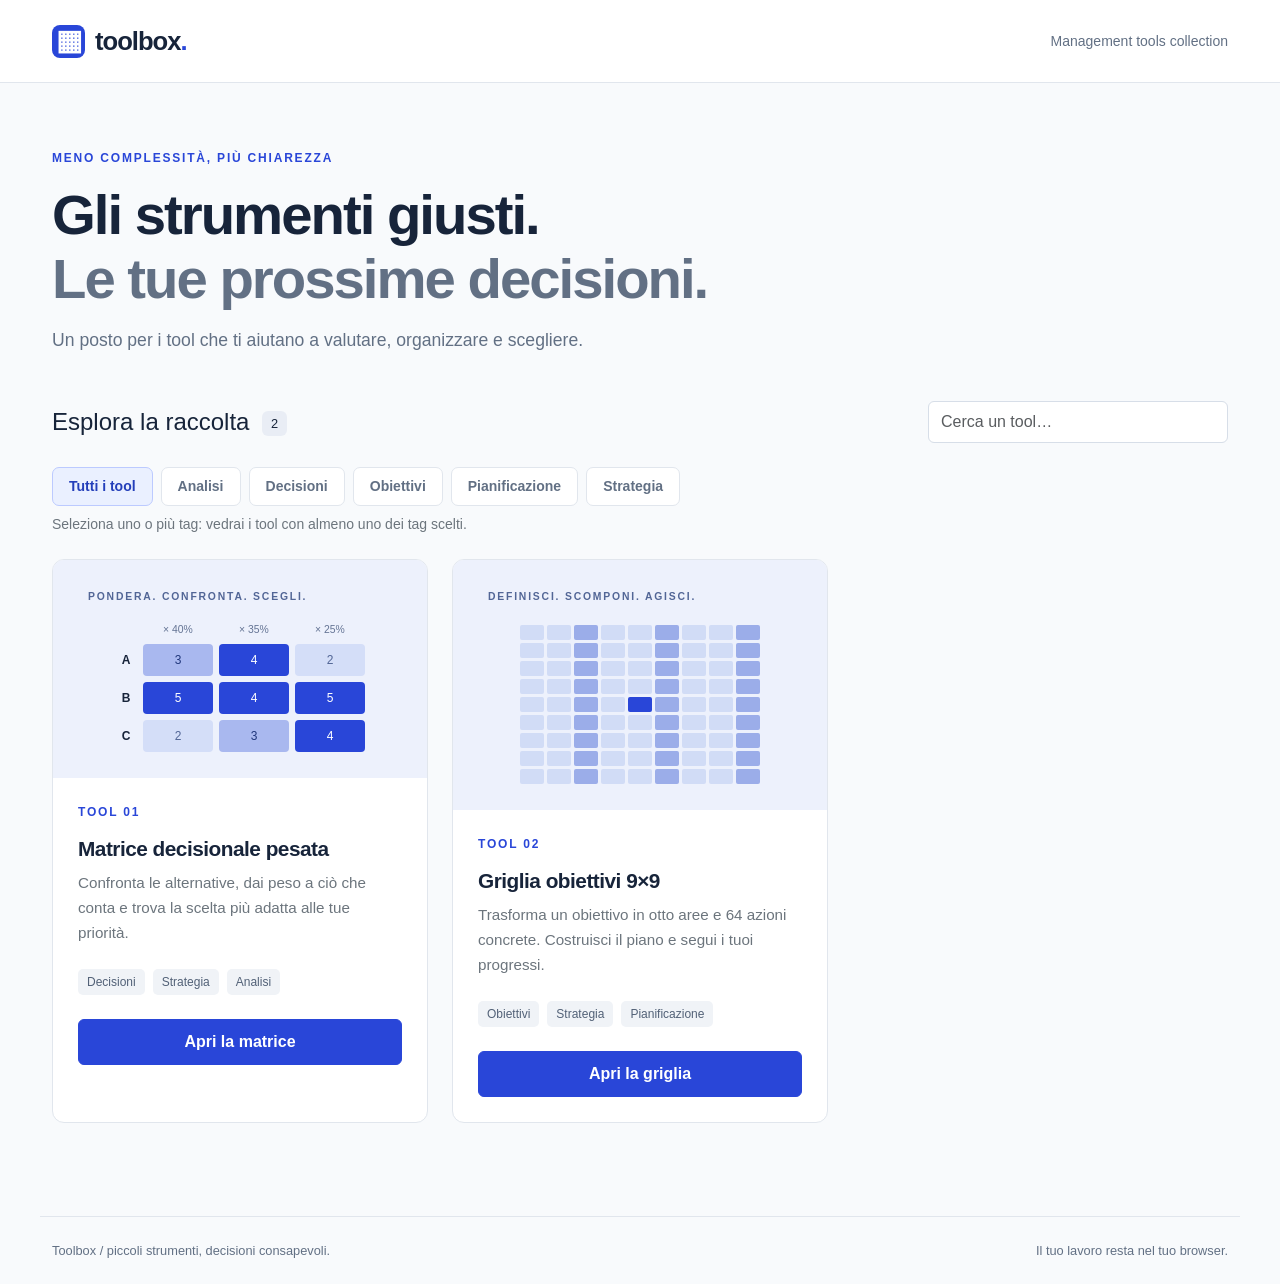
<file: index.html>
<!doctype html>
<html lang="it">
<head>
  <meta charset="utf-8"><meta name="viewport" content="width=device-width, initial-scale=1">
  <title>Toolbox — Strumenti per decidere</title>
  <meta name="description" content="Una raccolta di strumenti pratici per gestire progetti e prendere decisioni. Filtra per tag e trova il tool adatto.">
  <link rel="icon" href="assets/favicon.svg" type="image/svg+xml">
  <link href="https://cdn.jsdelivr.net/npm/bootstrap@5.3.8/dist/css/bootstrap.min.css" rel="stylesheet" integrity="sha384-sRIl4kxILFvY47J16cr9ZwB07vP4J8+LH7qKQnuqkuIAvNWLzeN8tE5YBujZqJLB" crossorigin="anonymous">
  <link href="assets/css/style.css?v=3" rel="stylesheet">
  <script src="assets/js/catalog.js?v=3" defer></script>
<link href="assets/css/goal-grid.css?v=1" rel="stylesheet">
</head>
<body>
<a class="skip-link" href="#main">Vai al contenuto</a>
<header class="site-header"><div class="container d-flex align-items-center justify-content-between"><a class="brand" href="./"><span class="brand-mark" aria-hidden="true">▦</span> toolbox<span class="brand-dot">.</span></a><span class="header-note">Management tools collection</span></div></header>
<main id="main" class="container py-5">
  <div class="intro"><p class="eyebrow">MENO COMPLESSITÀ, PIÙ CHIAREZZA</p><h1>Gli strumenti giusti.<br><span>Le tue prossime decisioni.</span></h1><p class="lead mt-3">Un posto per i tool che ti aiutano a valutare, organizzare e scegliere.</p></div>
  <section class="mt-5" aria-labelledby="collection-title">
    <div class="d-flex flex-wrap justify-content-between gap-3 align-items-center mb-4"><h2 id="collection-title" class="h4 mb-0">Esplora la raccolta <span class="count-badge" id="total-count">2</span></h2><div class="search-wrap"><label class="visually-hidden" for="search">Cerca un tool</label><input id="search" type="search" class="form-control" placeholder="Cerca un tool…"></div></div>
    <div class="d-flex flex-wrap gap-2 mb-2" id="filters" role="group" aria-label="Filtra per tag"></div>
    <p class="small text-secondary mb-4">Seleziona uno o più tag: vedrai i tool con almeno uno dei tag scelti.</p>
    <p id="result-count" class="visually-hidden" aria-live="polite"></p>
    <div id="tools" class="row g-4"></div>
    <div id="empty" class="empty-state" hidden><h3 class="h5">Nessun tool trovato</h3><p>Prova un altro termine o rimuovi i filtri.</p><button id="clear" class="btn btn-outline-dark">Azzera ricerca e filtri</button></div>
  </section>
  <noscript><div class="alert alert-info mt-4">Attiva JavaScript per filtrare la raccolta e usare la matrice. <a href="tools/decision-matrix/">Apri la matrice decisionale</a> oppure <a href="tools/goal-grid/">la griglia obiettivi 9×9</a>.</div></noscript>
</main>
<footer class="container site-footer"><span>Toolbox / piccoli strumenti, decisioni consapevoli.</span><span>Il tuo lavoro resta nel tuo browser.</span></footer>
</body></html>
</file>
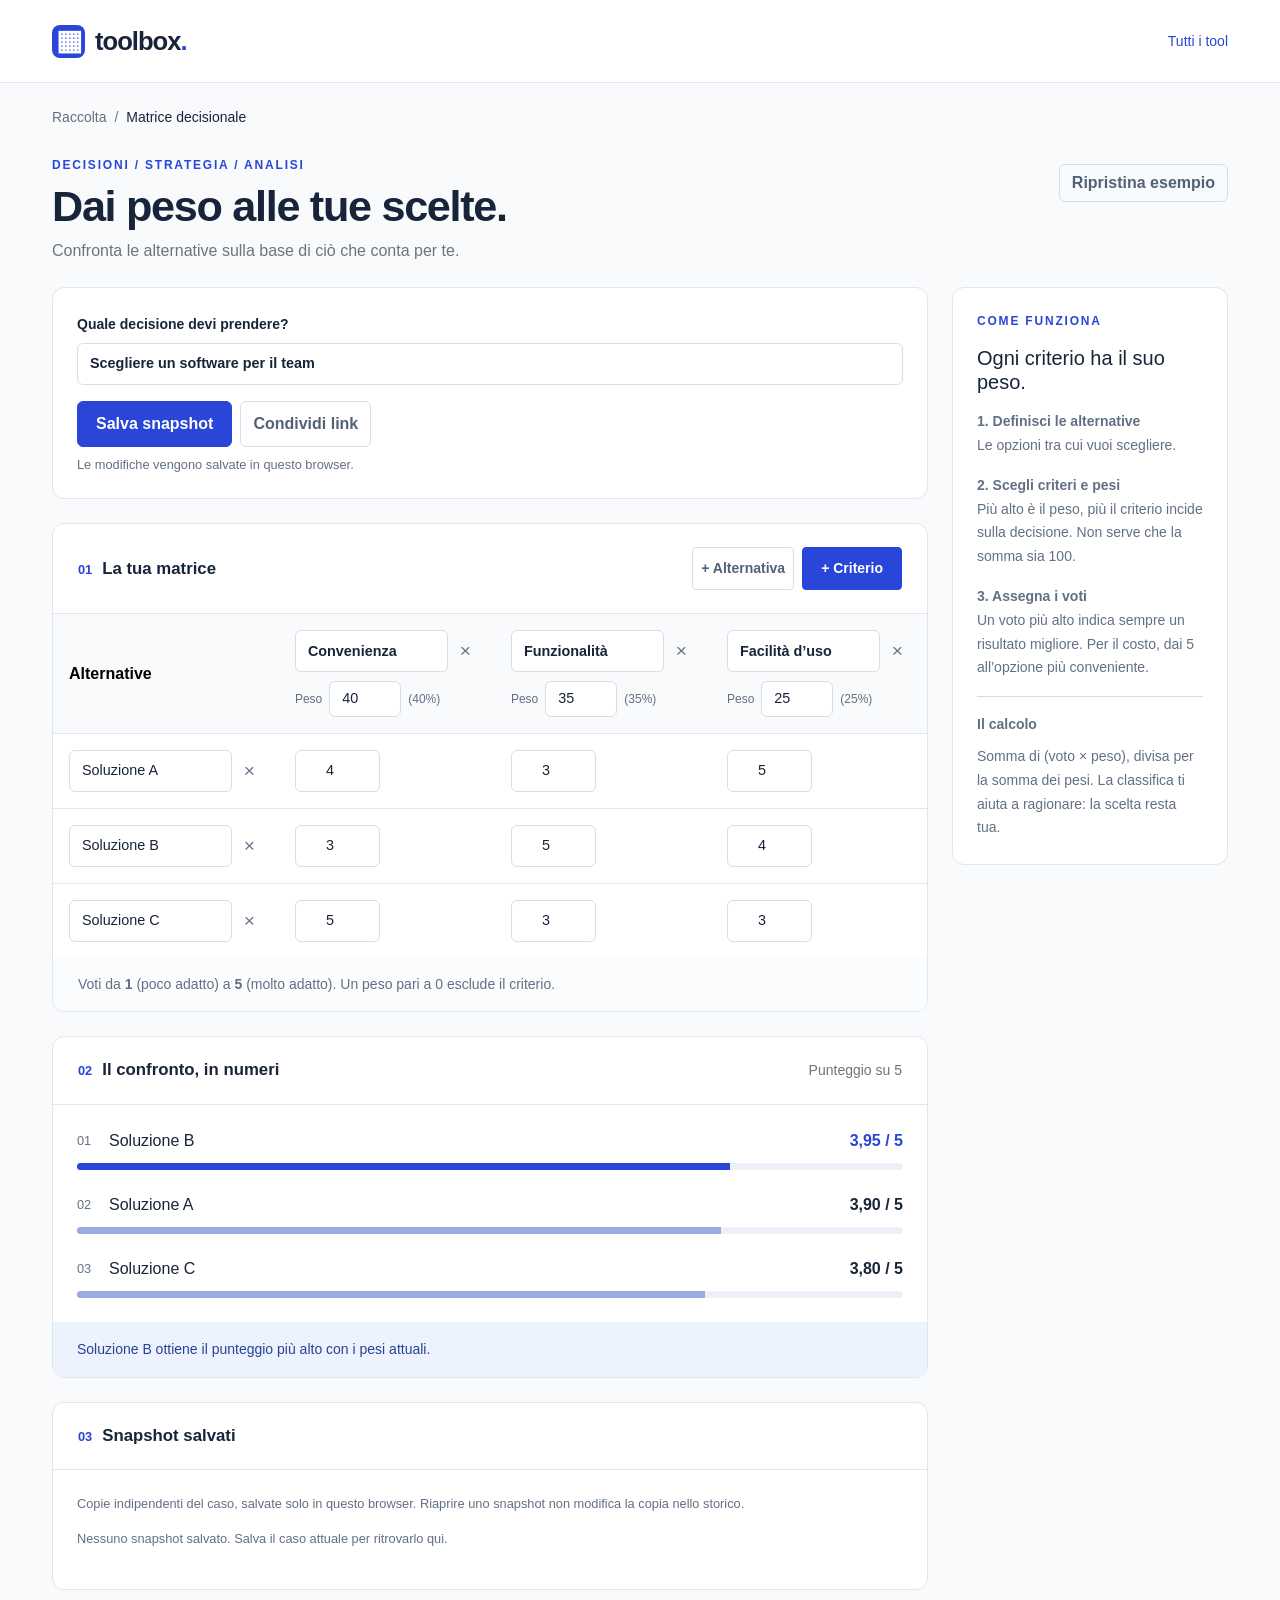
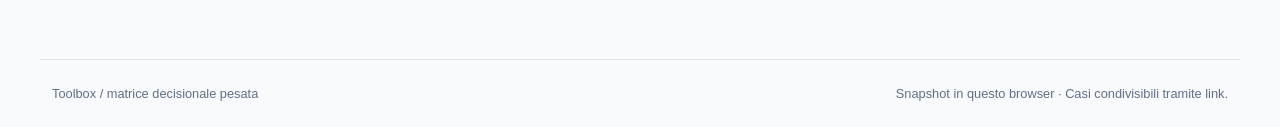
<file: tools/decision-matrix/index.html>
<!doctype html><html lang="it"><head>
<meta charset="utf-8"><meta name="viewport" content="width=device-width, initial-scale=1">
<title>Matrice decisionale pesata — Toolbox</title><meta name="description" content="Confronta alternative con criteri pesati e una classifica calcolata in tempo reale.">
<link rel="icon" href="../../assets/favicon.svg" type="image/svg+xml">
<link href="https://cdn.jsdelivr.net/npm/bootstrap@5.3.8/dist/css/bootstrap.min.css" rel="stylesheet" integrity="sha384-sRIl4kxILFvY47J16cr9ZwB07vP4J8+LH7qKQnuqkuIAvNWLzeN8tE5YBujZqJLB" crossorigin="anonymous">
<link href="../../assets/css/style.css?v=2" rel="stylesheet"><script src="../../assets/js/matrix-core.js?v=2" defer></script><script src="../../assets/js/matrix-storage.js?v=2" defer></script><script src="../../assets/js/matrix.js?v=2" defer></script>
</head><body>
<a class="skip-link" href="#main">Vai al contenuto</a>
<header class="site-header"><div class="container d-flex align-items-center justify-content-between"><a class="brand" href="../../"><span class="brand-mark" aria-hidden="true">▦</span> toolbox<span class="brand-dot">.</span></a><a class="small text-decoration-none" href="../../">Tutti i tool</a></div></header>
<main id="main" class="container py-4">
<nav class="breadcrumb-line" aria-label="Percorso"><a href="../../">Raccolta</a><span class="mx-2 text-secondary">/</span><span>Matrice decisionale</span></nav>
<div class="d-flex flex-wrap justify-content-between align-items-start gap-3 mb-4"><div><p class="eyebrow mb-2">DECISIONI / STRATEGIA / ANALISI</p><h1 class="page-title">Dai peso alle tue scelte.</h1><p class="text-secondary mb-0">Confronta le alternative sulla base di ciò che conta per te.</p></div><button id="reset" class="btn btn-outline-secondary mt-2" type="button">Ripristina esempio</button></div>
<noscript><div class="alert alert-warning">Per utilizzare la matrice è necessario attivare JavaScript.</div></noscript>
<div class="row g-4"><div class="col-lg-9">
<section class="panel mb-4"><div class="p-4"><label for="decision-name" class="small-label mb-2">Quale decisione devi prendere?</label><input id="decision-name" class="form-control decision-name" maxlength="150" placeholder="Es. Scegliere un software per il team"><div class="d-flex flex-wrap gap-2 mt-3"><button id="save-snapshot" class="btn btn-primary" type="button" disabled>Salva snapshot</button><button id="share-case" class="btn btn-outline-secondary" type="button">Condividi link</button></div><p id="case-status" class="status-text mt-2 mb-0" role="status"></p><div id="share-panel" class="mt-3" hidden><label for="share-url" class="small-label mb-2">Link del caso attuale</label><div class="d-flex gap-2"><input id="share-url" class="form-control" type="text" readonly><button id="copy-link" class="btn btn-outline-secondary" type="button">Copia</button></div><p class="status-text mt-2 mb-0">Il link contiene titolo, alternative, criteri, pesi e voti. Chi lo riceve può aprire e modificare una propria copia.</p></div><p id="save-status" class="status-text mt-2 mb-0" role="status">Le modifiche vengono salvate in questo browser.</p></div></section>
<section class="panel" aria-labelledby="matrix-title"><div class="panel-heading"><h2 id="matrix-title"><span class="step">01</span>La tua matrice</h2><div class="d-flex flex-wrap gap-2"><button id="add-option" class="btn btn-sm btn-outline-secondary">+ Alternativa</button><button id="add-criterion" class="btn btn-sm btn-primary">+ Criterio</button></div></div><div class="matrix-scroll" tabindex="0" role="region" aria-label="Matrice modificabile, scorrimento orizzontale"><table class="table matrix-table"><caption class="visually-hidden">Alternative per riga e criteri per colonna. Modifica nomi, pesi e voti.</caption><thead id="matrix-head"></thead><tbody id="matrix-body"></tbody></table></div><div class="table-note">Voti da <strong>1</strong> (poco adatto) a <strong>5</strong> (molto adatto). Un peso pari a 0 esclude il criterio.</div></section>
<div id="validation" class="alert alert-warning mt-3" role="status" hidden></div>
<section class="panel mt-4" aria-labelledby="ranking-title"><div class="panel-heading"><h2 id="ranking-title"><span class="step">02</span>Il confronto, in numeri</h2><span class="small text-secondary">Punteggio su 5</span></div><div id="ranking" class="results" aria-live="polite" aria-atomic="true"></div><div id="summary" class="result-summary"></div></section>
<section class="panel mt-4" aria-labelledby="history-title"><div class="panel-heading"><h2 id="history-title"><span class="step">03</span>Snapshot salvati</h2></div><div class="p-4"><p class="status-text">Copie indipendenti del caso, salvate solo in questo browser. Riaprire uno snapshot non modifica la copia nello storico.</p><p id="history-status" class="status-text" role="status">Caricamento dello storico…</p><ul id="snapshot-list" class="snapshot-list"></ul></div></section></div><aside class="col-lg-3"><div class="panel p-4"><p class="eyebrow mb-3">COME FUNZIONA</p><h2 class="h5 mb-3">Ogni criterio ha il suo peso.</h2><div class="help-copy"><p><strong>1. Definisci le alternative</strong><br>Le opzioni tra cui vuoi scegliere.</p><p><strong>2. Scegli criteri e pesi</strong><br>Più alto è il peso, più il criterio incide sulla decisione. Non serve che la somma sia 100.</p><p><strong>3. Assegna i voti</strong><br>Un voto più alto indica sempre un risultato migliore. Per il costo, dai 5 all’opzione più conveniente.</p><hr><p class="mb-2"><strong>Il calcolo</strong></p><p class="mb-0">Somma di (voto × peso), divisa per la somma dei pesi. La classifica ti aiuta a ragionare: la scelta resta tua.</p></div></div></aside></div>
</main><footer class="container site-footer"><span>Toolbox / matrice decisionale pesata</span><span>Snapshot in questo browser · Casi condivisibili tramite link.</span></footer>
</body></html>
</file>
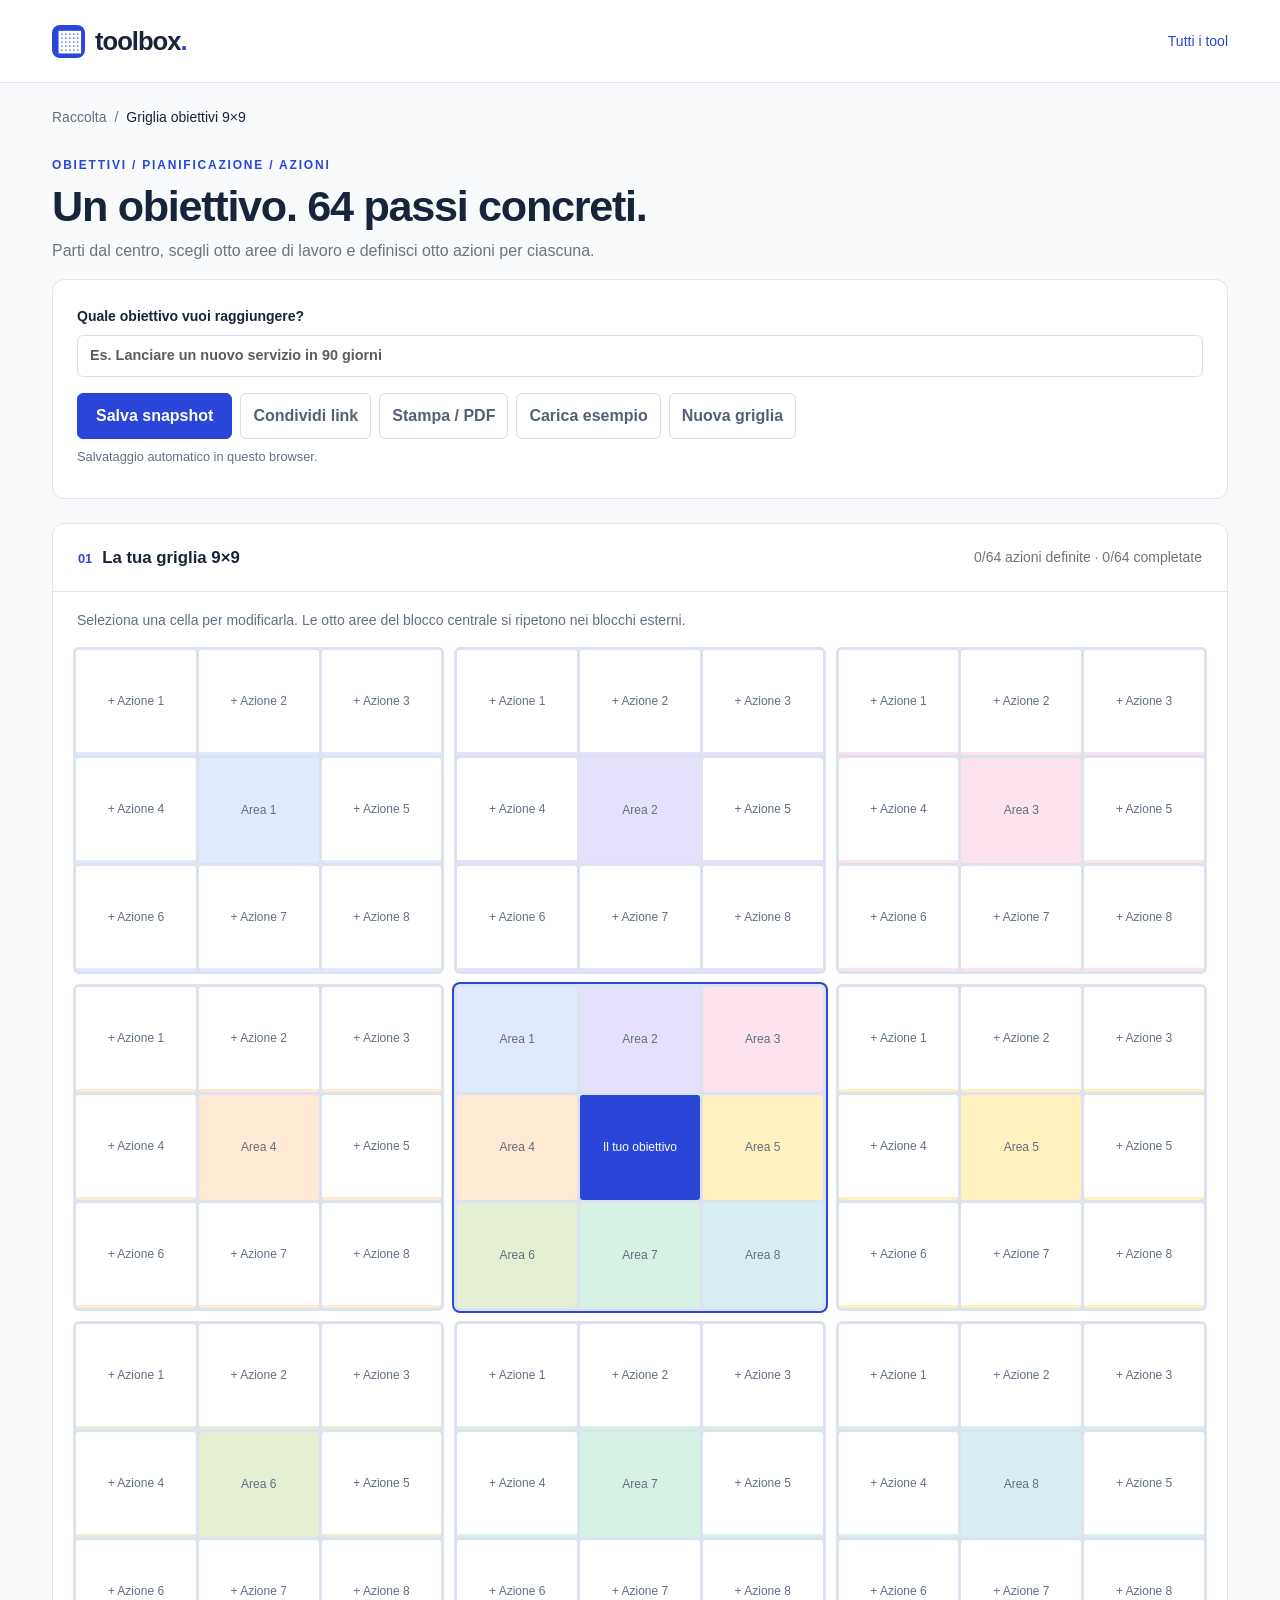
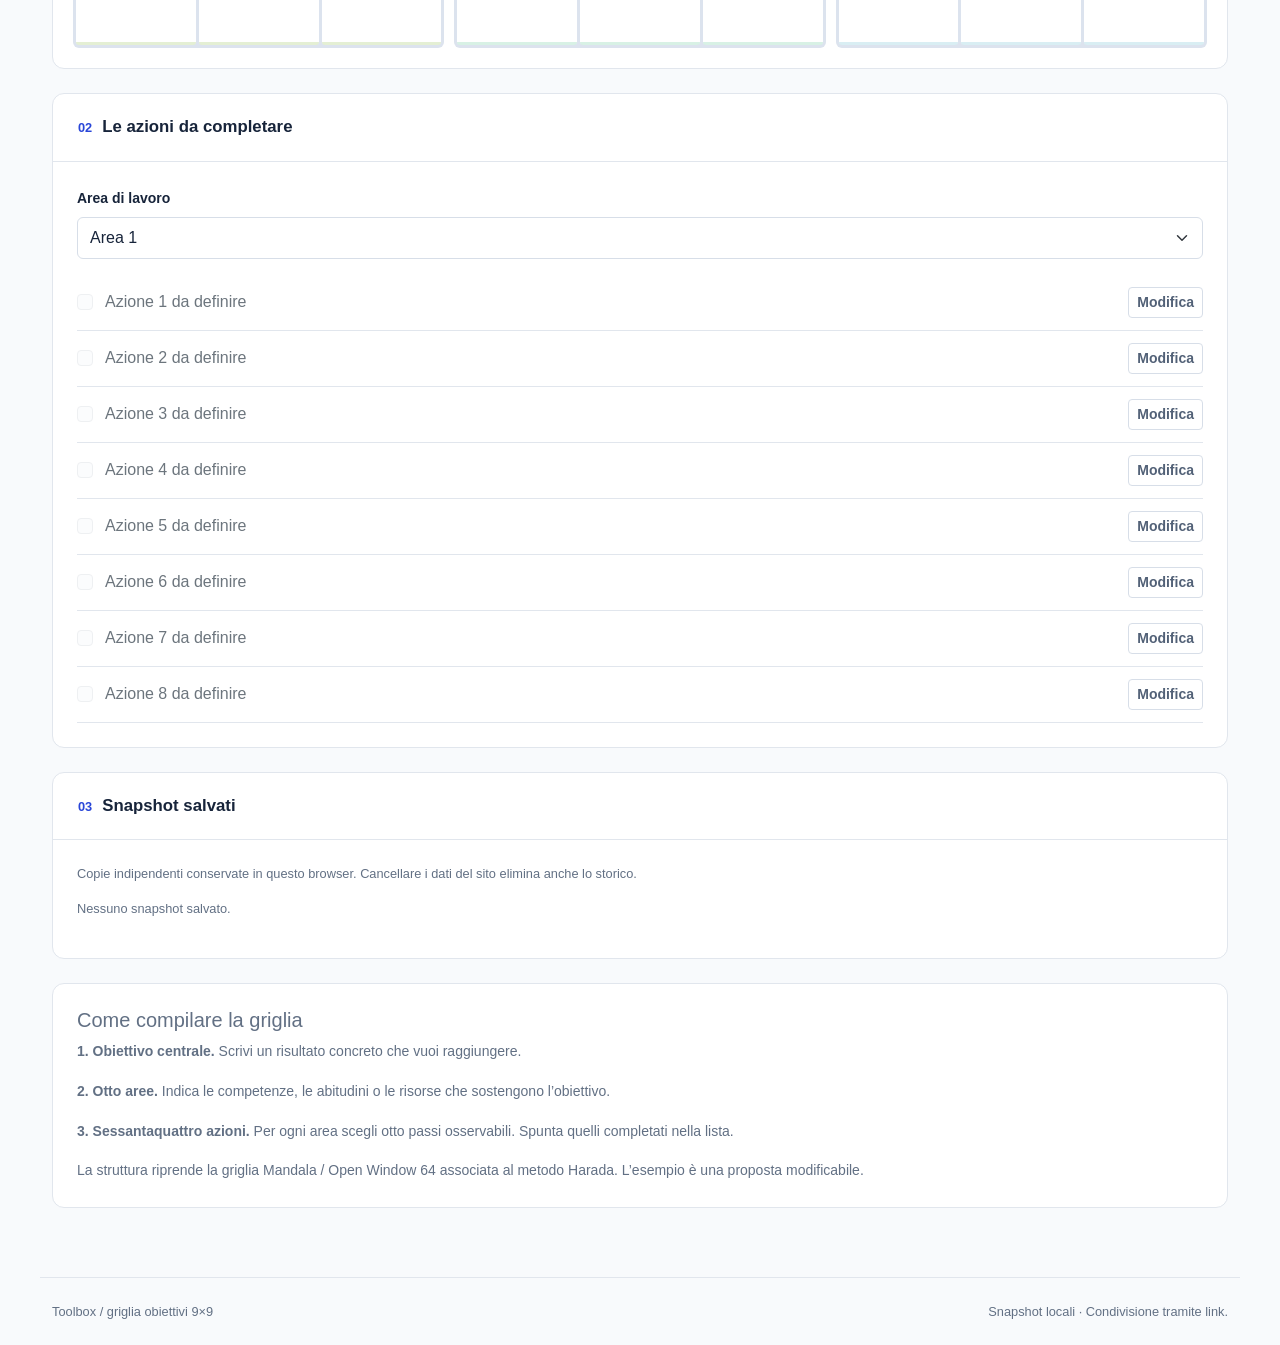
<file: tools/goal-grid/index.html>
<!doctype html><html lang="it"><head>
<meta charset="utf-8"><meta name="viewport" content="width=device-width, initial-scale=1">
<title>Griglia obiettivi 9×9 — Toolbox</title><meta name="description" content="Trasforma un obiettivo in 8 aree e 64 azioni concrete con una griglia 9×9 modificabile.">
<link rel="icon" href="../../assets/favicon.svg" type="image/svg+xml">
<link href="https://cdn.jsdelivr.net/npm/bootstrap@5.3.8/dist/css/bootstrap.min.css" rel="stylesheet" integrity="sha384-sRIl4kxILFvY47J16cr9ZwB07vP4J8+LH7qKQnuqkuIAvNWLzeN8tE5YBujZqJLB" crossorigin="anonymous">
<link href="../../assets/css/style.css?v=3" rel="stylesheet"><link href="../../assets/css/goal-grid.css?v=1" rel="stylesheet">
<script src="../../assets/js/goal-core.js?v=1" defer></script><script src="../../assets/js/goal-storage.js?v=1" defer></script><script src="../../assets/js/goal-grid.js?v=1" defer></script>
</head><body><a class="skip-link" href="#main">Vai al contenuto</a>
<header class="site-header"><div class="container d-flex align-items-center justify-content-between"><a class="brand" href="../../"><span class="brand-mark" aria-hidden="true">▦</span> toolbox<span class="brand-dot">.</span></a><a href="../../" class="small text-decoration-none">Tutti i tool</a></div></header>
<main id="main" class="container py-4">
<nav class="breadcrumb-line" aria-label="Percorso"><a href="../../">Raccolta</a><span class="mx-2 text-secondary">/</span><span>Griglia obiettivi 9×9</span></nav>
<p class="eyebrow mb-2">OBIETTIVI / PIANIFICAZIONE / AZIONI</p><h1 class="page-title">Un obiettivo. 64 passi concreti.</h1><p class="text-secondary">Parti dal centro, scegli otto aree di lavoro e definisci otto azioni per ciascuna.</p>
<noscript><p class="alert alert-warning">Attiva JavaScript per modificare e salvare la griglia.</p></noscript>
<section class="panel p-4 mb-4" aria-label="Il tuo obiettivo"><label for="goal" class="small-label mb-2">Quale obiettivo vuoi raggiungere?</label><input id="goal" class="form-control decision-name" maxlength="200" placeholder="Es. Lanciare un nuovo servizio in 90 giorni">
<div class="d-flex flex-wrap gap-2 mt-3"><button id="snapshot" class="btn btn-primary" disabled>Salva snapshot</button><button id="share" class="btn btn-outline-secondary">Condividi link</button><button id="print" class="btn btn-outline-secondary">Stampa / PDF</button><button id="example" class="btn btn-outline-secondary">Carica esempio</button><button id="new" class="btn btn-outline-secondary">Nuova griglia</button></div>
<p id="save-status" class="status-text mt-2 mb-0" role="status">Salvataggio automatico in questo browser.</p><p id="message" class="status-text mt-2 mb-0" role="status"></p>
<div id="share-panel" class="mt-3" hidden><label for="share-url" class="small-label mb-2">Link della griglia attuale</label><div class="d-flex gap-2"><input id="share-url" class="form-control" readonly><button id="copy" class="btn btn-outline-secondary">Copia</button></div><p class="status-text mt-2 mb-0">Chi ha il link può leggere tutti i dati e lavorare su una propria copia.</p></div></section>
<section class="panel" aria-labelledby="grid-title"><div class="panel-heading"><h2 id="grid-title"><span class="step">01</span>La tua griglia 9×9</h2><span id="progress-text" class="small text-secondary" aria-live="polite"></span></div><p class="grid-instructions">Seleziona una cella per modificarla. Le otto aree del blocco centrale si ripetono nei blocchi esterni.</p><div class="goal-scroll" tabindex="0" role="region" aria-label="Griglia obiettivi, scorrimento orizzontale"><div id="goal-grid" class="goal-grid"></div></div></section>
<section class="panel mt-4" aria-labelledby="actions-title"><div class="panel-heading"><h2 id="actions-title"><span class="step">02</span>Le azioni da completare</h2></div><div class="p-4"><label for="pillar-select" class="small-label mb-2">Area di lavoro</label><select id="pillar-select" class="form-select mb-3"></select><div id="action-list"></div></div></section>
<section class="panel mt-4" aria-labelledby="history-title"><div class="panel-heading"><h2 id="history-title"><span class="step">03</span>Snapshot salvati</h2></div><div class="p-4"><p class="status-text">Copie indipendenti conservate in questo browser. Cancellare i dati del sito elimina anche lo storico.</p><p id="history-status" class="status-text" role="status">Caricamento dello storico…</p><ul id="snapshot-list" class="snapshot-list"></ul></div></section>
<section class="panel p-4 mt-4 help-copy"><h2 class="h5">Come compilare la griglia</h2><p><strong>1. Obiettivo centrale.</strong> Scrivi un risultato concreto che vuoi raggiungere.</p><p><strong>2. Otto aree.</strong> Indica le competenze, le abitudini o le risorse che sostengono l’obiettivo.</p><p><strong>3. Sessantaquattro azioni.</strong> Per ogni area scegli otto passi osservabili. Spunta quelli completati nella lista.</p><p class="mb-0">La struttura riprende la griglia Mandala / Open Window 64 associata al metodo Harada. L’esempio è una proposta modificabile.</p></section>
</main><footer class="container site-footer"><span>Toolbox / griglia obiettivi 9×9</span><span>Snapshot locali · Condivisione tramite link.</span></footer>
<dialog id="cell-dialog" aria-labelledby="edit-title"><form id="cell-form"><h2 id="edit-title" class="h5"></h2><label for="cell-text" class="small-label mb-2">Testo della cella</label><textarea id="cell-text" class="form-control" rows="4" maxlength="200"></textarea><p id="edit-context" class="status-text mt-2"></p><div class="d-flex justify-content-end gap-2 mt-3"><button id="cancel-edit" class="btn btn-outline-secondary" type="button">Annulla</button><button class="btn btn-primary" type="submit">Salva cella</button></div></form></dialog>
<dialog id="confirm-dialog" aria-labelledby="confirm-title"><h2 id="confirm-title" class="h5">Conferma operazione</h2><p id="confirm-text"></p><div class="d-flex justify-content-end gap-2"><button id="confirm-no" class="btn btn-outline-secondary">Annulla</button><button id="confirm-yes" class="btn btn-primary">Conferma</button></div></dialog>
</body></html>
</file>
<file: assets/css/style.css>
:root{--ink:#17243a;--muted:#627084;--accent:#2946d8;--line:#e1e6ed;--bs-body-color:var(--ink);--bs-body-bg:#f8fafc;--bs-primary:#2946d8;--bs-font-sans-serif:Inter,-apple-system,BlinkMacSystemFont,"Segoe UI",sans-serif}
body{min-height:100vh}a{color:var(--accent)}.container{max-width:1200px}.site-header{background:#fff;border-bottom:1px solid var(--line);padding:22px 0}.brand{font-size:1.6rem;font-weight:800;letter-spacing:-1px;color:var(--ink);text-decoration:none;display:flex;align-items:center;gap:10px}.brand-mark{display:inline-flex;align-items:center;justify-content:center;width:33px;height:33px;background:var(--accent);color:white;border-radius:8px;font-size:28px;line-height:1}.brand-dot{color:var(--accent);margin-left:-10px}.header-note{font-size:.875rem;color:var(--muted)}.eyebrow{font-size:.75rem;letter-spacing:1.8px;font-weight:700;color:var(--accent);margin-bottom:16px}.intro{padding-top:18px}h1{font-size:clamp(2.1rem,4.4vw,3.6rem);font-weight:750;letter-spacing:-2px;line-height:1.13}h1 span{color:var(--muted)}.lead{font-size:1.1rem;color:var(--muted);max-width:680px}.count-badge{display:inline-flex;background:#e9edf5;font-size:.8rem;padding:5px 9px;border-radius:6px;vertical-align:middle;margin-left:6px}.search-wrap{width:300px}.form-control,.form-select{border-color:#d7dee8;background-color:white;min-height:42px}.form-control:focus,.form-select:focus{border-color:var(--accent);box-shadow:0 0 0 3px #2946d820}.tag-filter{border:1px solid var(--line);border-radius:7px;background:white;font-size:.875rem;padding:8px 16px;color:var(--muted)}.tag-filter.active,.tag-filter:hover{background:#eaf0ff;border-color:#bccaff;color:#243fba}.tool-card{border:1px solid var(--line);border-radius:12px;overflow:hidden;background:white;transition:box-shadow .2s}.tool-card:hover{box-shadow:0 10px 30px #17243a0d}.tool-preview{background:#edf1fc;padding:23px 35px 26px;min-height:210px}.preview-label{font-size:.65rem;letter-spacing:1.8px;color:#526696;font-weight:700}.mini-matrix{display:grid;grid-template-columns:22px repeat(3,1fr);gap:6px;max-width:250px;margin:15px auto 0;text-align:center;font-size:.75rem;align-items:center}.mini-matrix>span{font-size:.65rem;color:#647494}.mini-matrix i{font-style:normal;border-radius:4px;padding:7px;background:#2946d8;color:white}.mini-matrix i.cell-medium{background:#a9b8ef;color:#21377c}.mini-matrix i.cell-low{background:#d4def8;color:#526696}.tool-body{padding:25px}.tool-body h3{font-size:1.3rem;letter-spacing:-.5px;font-weight:700}.tool-body h3 a{color:inherit;text-decoration:none}.tool-body p:not(.eyebrow){font-size:.95rem;line-height:1.65}.tool-tag{font-size:.75rem;padding:4px 9px;border-radius:5px;background:#f0f3f7;color:#526177}.btn{font-weight:600}.btn-primary{--bs-btn-bg:var(--accent);--bs-btn-border-color:var(--accent);--bs-btn-hover-bg:#1e35b1;--bs-btn-hover-border-color:#1e35b1;--bs-btn-active-bg:#1e35b1;padding:10px 18px}.btn-outline-secondary{--bs-btn-color:#526177;--bs-btn-border-color:#d7dee8;--bs-btn-hover-bg:#edf1f7;--bs-btn-hover-color:#17243a;--bs-btn-hover-border-color:#bdc8d7}.site-footer{border-top:1px solid var(--line);padding-top:24px;padding-bottom:24px;margin-top:45px;display:flex;justify-content:space-between;gap:15px;color:var(--muted);font-size:.8rem}.empty-state{padding:50px;text-align:center;border:1px dashed var(--line);border-radius:12px}.skip-link{position:absolute;left:15px;top:-100px;z-index:10;background:white;padding:12px}.skip-link:focus{top:10px}:focus-visible{outline:3px solid #6a84ed;outline-offset:3px}.breadcrumb-line{font-size:.875rem;margin-bottom:28px}.breadcrumb-line a{text-decoration:none;color:var(--muted)}.page-title{font-size:clamp(2rem,4vw,2.7rem);letter-spacing:-1.3px}.panel{background:white;border:1px solid var(--line);border-radius:12px;overflow:hidden}.panel-heading{padding:23px 25px;border-bottom:1px solid var(--line);display:flex;justify-content:space-between;align-items:center;gap:16px;flex-wrap:wrap}.panel-heading h2{font-size:1.05rem;font-weight:700;margin:0}.step{color:var(--accent);font-size:.8rem;display:inline-flex;margin-right:10px}.table{--bs-table-bg:white;margin:0}.matrix-table th,.matrix-table td{padding:16px;vertical-align:middle;border-color:var(--line)}.matrix-table thead th{background:#f8fafc}.matrix-table th:first-child{min-width:210px}.matrix-table td{min-width:170px}.matrix-table .score-input{max-width:85px;text-align:center}.matrix-table .criterion-name{min-width:130px;font-weight:600}.matrix-table input[type=number]{min-width:65px}.weight-row{display:flex;gap:7px;align-items:center;margin-top:9px;color:var(--muted);font-size:.75rem;font-weight:400}.weight-row input{width:72px;min-height:34px;font-size:.875rem}.icon-button{border:0;background:transparent;color:#69778b;font-size:1.2rem;padding:3px 8px;border-radius:4px}.icon-button:hover{background:#fff0f0;color:#b42318}.icon-button:disabled{opacity:.3}.table-note{padding:16px 25px;font-size:.875rem;color:var(--muted);background:#fbfcfe}.results{padding:24px}.ranking-item+.ranking-item{margin-top:23px}.rank-number{font-size:.8rem;color:var(--muted);width:24px}.score{font-weight:750;white-space:nowrap}.progress{height:7px;margin-top:10px;background:#edf1f7}.progress-bar{background:#9babdf}.ranking-item:first-child .progress-bar{background:var(--accent)}.ranking-item:first-child .score{color:var(--accent)}.result-summary{padding:17px 24px;background:#edf2ff;color:#294291;font-size:.875rem}.help-copy{font-size:.875rem;line-height:1.7;color:var(--muted)}.status-text{font-size:.8rem;color:var(--muted)}.decision-name{font-weight:600}.small-label{font-size:.875rem;font-weight:600}.alert{font-size:.875rem}.panel .form-control{font-size:.9rem}.matrix-scroll{overflow:auto}.remove-option{flex-shrink:0}@media(max-width:767px){.header-note{display:none}.site-header{padding:17px 0}.intro{padding-top:0}h1{letter-spacing:-1px}.search-wrap{width:100%}.site-footer{flex-direction:column;margin-top:24px}.panel-heading{padding:18px}.results{padding:20px}.tool-preview{min-height:190px}.matrix-table th,.matrix-table td{padding:12px}.matrix-table th:first-child{min-width:170px}.container{padding-left:20px;padding-right:20px}}
.snapshot-list{list-style:none;margin:0;padding:0}.snapshot-item{display:flex;align-items:center;justify-content:space-between;gap:16px;padding:16px 0;border-top:1px solid var(--line)}.snapshot-info{min-width:0}.snapshot-info strong{overflow-wrap:anywhere}.snapshot-item .btn{white-space:nowrap}@media(max-width:575px){.snapshot-item{align-items:flex-start;flex-direction:column}}
</file>
<file: assets/css/goal-grid.css>
.goal-scroll{overflow:auto;padding:0 20px 20px}.goal-grid{display:grid;grid-template-columns:repeat(3,minmax(0,1fr));gap:10px;min-width:760px}.goal-block{display:grid;grid-template-columns:repeat(3,minmax(0,1fr));gap:3px;background:#dce3ee;padding:3px;border-radius:6px}.goal-cell{border:0;border-radius:3px;min-height:105px;padding:9px 6px;background:#fff;color:var(--ink);font-size:.75rem;line-height:1.4;overflow-wrap:anywhere;white-space:pre-wrap;cursor:pointer}.goal-cell:hover{box-shadow:inset 0 0 0 2px var(--accent)}.goal-goal{background:var(--accent);color:#fff;font-weight:750}.goal-pillar{font-weight:750;background:var(--pillar-color,#edf2ff)}[data-color="0"]{--pillar-color:#dfeaff}[data-color="1"]{--pillar-color:#e6e1fa}[data-color="2"]{--pillar-color:#fce2ec}[data-color="3"]{--pillar-color:#ffe8d4}[data-color="4"]{--pillar-color:#fff1bf}[data-color="5"]{--pillar-color:#e4efd4}[data-color="6"]{--pillar-color:#d8f1e5}[data-color="7"]{--pillar-color:#d9eef3}.goal-action{border-bottom:3px solid var(--pillar-color)}.goal-empty{font-weight:400;color:#627084}.goal-goal.goal-empty{color:#fff}.goal-done{background:#f0f8ef;color:#326232}.goal-center-block{box-shadow:0 0 0 2px var(--accent)}.grid-instructions{padding:18px 24px 0;font-size:.875rem;color:var(--muted)}.goal-action-row{display:flex;align-items:center;justify-content:space-between;gap:16px;padding:12px 0;border-bottom:1px solid var(--line)}.goal-action-label{display:flex;align-items:flex-start;gap:12px;overflow-wrap:anywhere;min-width:0}.goal-action-label input{flex-shrink:0;margin-top:4px}.goal-action-row .btn{flex-shrink:0}dialog{border:1px solid var(--line);border-radius:14px;padding:26px;width:min(520px,calc(100vw - 32px));color:var(--ink);box-shadow:0 20px 60px #17243a30}dialog::backdrop{background:#17243a70}.goal-mini{display:grid;grid-template-columns:repeat(9,1fr);gap:3px;margin:18px auto 0;max-width:240px}.goal-mini i{display:block;height:15px;background:#d1dcf6;border-radius:2px}.goal-mini i:nth-child(41){background:var(--accent)}.goal-mini i:nth-child(3n){background:#9bade9}@media(max-width:575px){.goal-scroll{padding:0 12px 12px}.goal-cell{min-height:90px}.goal-grid{min-width:720px}.goal-action-row{gap:10px}}
@media print{@page{size:A4 landscape;margin:10mm}body{background:#fff}.site-header,.breadcrumb-line,.site-footer,main>section:not(:has(#goal-grid)),main>p,dialog,.grid-instructions{display:none!important}main.container{max-width:none;padding:0!important}h1.page-title{font-size:20px;margin:0 0 10px}.panel-heading{padding:8px}.goal-scroll{padding:8px;overflow:visible}.goal-grid{min-width:0;gap:5px}.goal-cell{min-height:56px;padding:3px;font-size:8px;line-height:1.15;print-color-adjust:exact;-webkit-print-color-adjust:exact}.goal-block{break-inside:avoid}.panel{border:0}button.goal-cell{color:#17243a}.goal-goal{color:#fff!important}}
</file>
